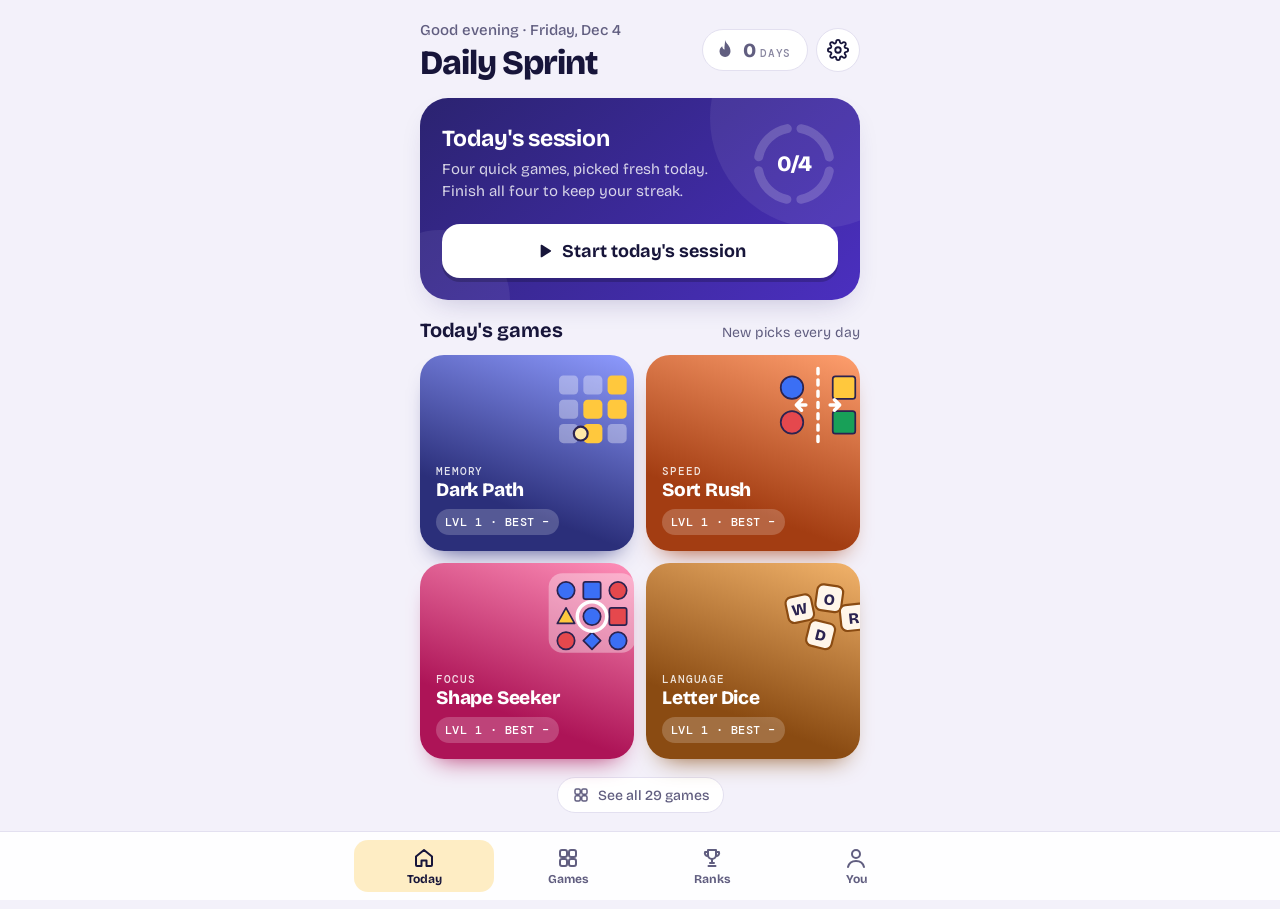
<file: index.html>
<!doctype html>
<html lang="en">
<head>
<meta charset="utf-8">
<meta name="viewport" content="width=device-width, initial-scale=1, viewport-fit=cover">
<title>Daily Sprint</title>
<meta name="theme-color" content="#F3F1FA" media="(prefers-color-scheme: light)">
<meta name="theme-color" content="#0E0D1F" media="(prefers-color-scheme: dark)">
<link rel="manifest" href="manifest.webmanifest">
<link rel="icon" href="icon.svg" type="image/svg+xml">
<link rel="apple-touch-icon" href="apple-touch-icon.png">
<meta name="apple-mobile-web-app-capable" content="yes">
<meta name="apple-mobile-web-app-title" content="Sprint">
<link rel="stylesheet" href="https://fonts.googleapis.com/css2?family=Bricolage+Grotesque:opsz,wght@12..96,500;12..96,700;12..96,800&family=DM+Mono:wght@400;500&family=Fredoka:wght@500;700&display=swap">
<link rel="stylesheet" href="css/app.css">
<style id="gameColors">/* filled in by registerGame() for games that bring their own colors */</style>
</head>
<body>
<!-- Studio opening (about 2 seconds, once per fresh start, tap to skip). Logic in js/splash.js. -->
<div id="splash" role="img" aria-label="Atelier Sacha">
  <div class="sp-logo">
    <svg class="sp-mark" viewBox="0 0 120 120" aria-hidden="true">
      <defs><linearGradient id="spGrad" x1="0" y1="0" x2="1" y2="1"><stop offset="0" stop-color="#7B5CFF"/><stop offset="1" stop-color="#4B2FC0"/></linearGradient></defs>
      <rect x="10" y="10" width="100" height="100" rx="28" fill="url(#spGrad)"/>
      <path class="sp-house" d="M27 58L60 31l33 27M37 50v38h46V50M74 42V33h8v15" fill="none" stroke="#fff" stroke-width="6.5" stroke-linecap="round" stroke-linejoin="round"/>
      <g class="sp-window"><rect x="45" y="57" width="30" height="23" rx="3" fill="#FFC83D"/><path d="M60 57v23M45 68.5h30" stroke="#5B3FD0" stroke-width="3"/></g>
      <path class="sp-spark" d="M79 11l2.6 6.4L88 20l-6.4 2.6L79 29l-2.6-6.4L70 20l6.4-2.6z" fill="#FFC83D"/>
    </svg>
    <div class="sp-word"><span class="sp-kicker">Atelier</span><span class="sp-name"><i>S</i><i>a</i><i>c</i><i>h</i><i>a</i></span></div>
  </div>
</div>
<script src="js/splash.js"></script>
<main>
  <section class="screen" id="home">
    <div class="home-top">
      <div><p class="hello" id="hello">Hello</p><h1>Daily Sprint</h1></div>
      <div class="top-actions">
        <button class="pill" id="streakPill"><span id="flameSlot"></span><span><span id="streakNum">0</span> <small>days</small></span></button>
        <button class="icon-btn" id="settingsBtn" aria-label="Settings"></button>
      </div>
    </div>
    <div class="freeze-note" id="freezeNote" hidden></div>
    <div class="hero">
      <div>
        <h2 id="sessionTitle">Today's session</h2>
        <p id="sessionNote">Four short games. Finish all four to keep your streak.</p>
      </div>
      <div class="ring" aria-hidden="true"><svg viewBox="0 0 88 88" id="ring"></svg><b><span id="ringNum">0/4</span></b></div>
      <button class="btn white" id="sessionBtn">Start today's session</button>
      <button class="btn glass" id="homeShare" hidden>Share</button>
    </div>
    <div class="sec-head"><h2>Today's games</h2><p>New picks every day</p></div>
    <ul class="cards" id="games"></ul>
    <button class="toggle more" id="moreBtn">See all games</button>
  </section>

  <section class="screen" id="brain" hidden></section>

  <section class="screen" id="settings" hidden>
    <div class="topbar"><button class="icon-btn" id="settingsBack" aria-label="Back"></button><h1>Settings</h1></div>
    <div class="set-list">
      <div class="set-row"><div><b>Sound</b><small>Beeps and chimes while playing</small></div><button class="switch" role="switch" id="setSound"></button></div>
      <div class="set-row" id="vibrateRow"><div><b>Vibration</b><small>A short buzz on mistakes and level-ups</small></div><button class="switch" role="switch" id="setVibrate"></button></div>
      <div class="set-row"><div><b>Screen shake</b><small>The board shakes a little on a mistake</small></div><button class="switch" role="switch" id="setShake"></button></div>
      <div class="set-row"><div><b>Color-blind friendly shapes</b><small>Adds the color's first letter inside shapes</small></div><button class="switch" role="switch" id="setCb"></button></div>
      <div class="set-row col"><div><b>Theme</b><small>Light, dark, or follow your phone</small></div>
        <div class="seg" id="setTheme" role="radiogroup" aria-label="Theme"><button data-v="auto">Automatic</button><button data-v="light">Light</button><button data-v="dark">Dark</button></div></div>
    </div>
    <div class="set-list">
      <button class="set-row link-row" id="setProfile"><div><b>Leaderboard profile</b><small id="setProfileNote">Nickname and country</small></div></button>
      <button class="set-row link-row" id="setIntros"><div><b>Show game instructions again</b><small>Each game explains itself next time you open it</small></div></button>
      <a class="set-row link-row" href="privacy.html"><div><b>Privacy policy</b><small>What the app stores and shares</small></div></a>
    </div>
    <div class="set-list"><button class="set-row link-row danger" id="setReset"><div><b>Reset all progress</b><small>Deletes your levels, scores, streak and calendar on this device</small></div></button></div>
    <p class="set-foot">Daily Sprint · by Atelier Sacha · all games and art are original</p>
  </section>

  <section class="screen" id="library" hidden>
    <div class="topbar"><h1>All games</h1></div>
    <p>Play any game, any time. Practice counts toward your levels and the leaderboard.</p>
    <div class="filters" id="skillFilter" role="tablist" aria-label="Skill"></div>
    <ul class="cards" id="libraryCards"></ul>
  </section>

  <section class="screen full" id="countdown" hidden>
    <div class="inner">
      <svg id="countArt" viewBox="0 0 120 120" aria-hidden="true"></svg>
      <span class="kicker" id="countName">Math Sprint</span>
      <div class="count" id="countNum">3</div>
      <p id="countHint"></p>
      <div class="intro" id="countIntro" hidden>
        <p class="intro-note">Levels adapt to you: answer well to climb, a mistake takes you down a step. Your best level earns Bronze, Silver, Gold and Diamond ranks.</p>
        <button class="btn white" id="countGo">Got it, start!</button>
        <button class="link" id="countBack">Not now</button>
      </div>
    </div>
  </section>

  <section class="screen g-math" id="math" hidden>
    <div class="hud">
      <div class="hud-row"><button class="x quit" aria-label="Quit"></button><span class="hud-name">Math Sprint</span><span class="hud-time" id="time">60</span></div>
      <div class="bar"><i id="barFill"></i></div>
      <div class="chips"><span class="chip">Score <b id="score">0</b></span><span class="chip">Level <b id="level">1</b></span><span class="chip" id="streak"></span></div>
    </div>
    <div class="board" id="mathBoard">
      <div class="q" id="q">7 + 5</div>
      <div class="a" id="a" aria-live="polite"></div>
    </div>
    <div class="pad" id="pad">
      <button data-k="1">1</button><button data-k="2">2</button><button data-k="3">3</button>
      <button data-k="4">4</button><button data-k="5">5</button><button data-k="6">6</button>
      <button data-k="7">7</button><button data-k="8">8</button><button data-k="9">9</button>
      <button data-k="back" aria-label="Delete">&#9003;</button><button data-k="0">0</button><button data-k="enter" class="go">Enter</button>
    </div>
  </section>

  <section class="screen g-memory" id="memory" hidden>
    <div class="hud">
      <div class="hud-row"><button class="x quit" aria-label="Quit"></button><span class="hud-name">Memory Grid</span><span class="hud-time" id="mScore">0</span></div>
      <div class="chips"><span class="chip">Sequence <b id="mLen">3</b></span><span class="chip hearts" id="mLives" aria-label="3 lives"></span></div>
    </div>
    <div class="status-wrap" id="mStatusWrap"><div class="status" id="mStatus" aria-live="polite">Watch</div></div>
    <div class="tiles" id="tiles"></div>
  </section>

  <section class="screen g-words" id="words" hidden>
    <div class="hud">
      <div class="hud-row"><button class="x quit" aria-label="Quit"></button><span class="hud-name">Word Match</span><span class="hud-time" id="wTime">60</span></div>
      <div class="bar"><i id="wBar"></i></div>
      <div class="chips"><span class="chip">Score <b id="wScore">0</b></span><span class="chip">Level <b id="wLevel">1</b></span><span class="chip" id="wStreak"></span></div>
    </div>
    <div class="board" id="wBoard">
      <span class="prompt">Which word means the same as</span>
      <div class="q word" id="wWord">quick</div>
    </div>
    <div class="opts" id="opts"></div>
  </section>

  <section class="screen g-spot" id="spot" hidden>
    <div class="hud">
      <div class="hud-row"><button class="x quit" aria-label="Quit"></button><span class="hud-name">Spot the Error</span><span class="hud-time" id="sTime">60</span></div>
      <div class="bar"><i id="sBar"></i></div>
      <div class="chips"><span class="chip">Score <b id="sScore">0</b></span><span class="chip">Level <b id="sLevel">1</b></span><span class="chip" id="sStreak"></span></div>
    </div>
    <div class="board" id="sBoard">
      <span class="prompt">Tap the word with the mistake</span>
      <div class="sentence" id="sSentence"></div>
      <button class="word-btn none-btn" id="sNone" hidden>No mistake</button>
      <div class="fix" id="sFix" aria-live="polite"></div>
    </div>
  </section>

  <section class="screen g-colors" id="colors" hidden>
    <div class="hud">
      <div class="hud-row"><button class="x quit" aria-label="Quit"></button><span class="hud-name">Color Clash</span><span class="hud-time" id="cTime">60</span></div>
      <div class="bar"><i id="cBar"></i></div>
      <div class="chips"><span class="chip">Score <b id="cScore">0</b></span><span class="chip">Level <b id="cLevel">1</b></span><span class="chip" id="cStreak"></span></div>
    </div>
    <div class="board" id="cBoard">
      <span class="prompt" id="cAsk">Does the word match its ink color?</span>
      <div class="q word stroop" id="cWord">Red</div>
    </div>
    <div class="yn" id="cButtons">
      <button class="opt" data-a="0" aria-label="No (left arrow)"></button>
      <button class="opt" data-a="1" aria-label="Yes (right arrow)"></button>
    </div>
  </section>

  <section class="screen g-hunt" id="hunt" hidden>
    <div class="hud">
      <div class="hud-row"><button class="x quit" aria-label="Quit"></button><span class="hud-name">Number Hunt</span><span class="hud-time" id="hTime">60</span></div>
      <div class="bar"><i id="hBar"></i></div>
      <div class="chips"><span class="chip">Score <b id="hScore">0</b></span><span class="chip">Level <b id="hLevel">1</b></span><span class="chip hot">Find <b id="hNext">1</b></span></div>
    </div>
    <div class="hunt-wrap" id="hWrap"><div class="tiles" id="hGrid"></div></div>
  </section>

  <section class="screen g-pattern" id="pattern" hidden>
    <div class="hud">
      <div class="hud-row"><button class="x quit" aria-label="Quit"></button><span class="hud-name">Next in Line</span><span class="hud-time" id="pTime">60</span></div>
      <div class="bar"><i id="pBar"></i></div>
      <div class="chips"><span class="chip">Score <b id="pScore">0</b></span><span class="chip">Level <b id="pLevel">1</b></span><span class="chip" id="pStreak"></span></div>
    </div>
    <div class="board" id="pBoard">
      <span class="prompt">What comes next?</span>
      <div class="q seq" id="pSeq"></div>
    </div>
    <div class="opts" id="pOpts"></div>
  </section>
  <section class="screen g-anagram" id="anagram" hidden>
    <div class="hud">
      <div class="hud-row"><button class="x quit" aria-label="Quit"></button><span class="hud-name">Unscramble</span><span class="hud-time" id="aTime">60</span></div>
      <div class="bar"><i id="aBar"></i></div>
      <div class="chips"><span class="chip">Score <b id="aScore">0</b></span><span class="chip">Level <b id="aLevel">1</b></span><span class="chip" id="aStreak"></span></div>
    </div>
    <div class="board" id="aBoard">
      <span class="prompt">Unscramble the word</span>
      <div class="slots" id="aSlots"></div>
    </div>
    <div class="letters" id="aLetters"></div>
    <div class="duo"><button class="opt" id="aUndo">Undo</button><button class="opt" id="aSkip">Skip</button></div>
  </section>


  <section class="screen full" id="end" hidden>
    <div class="inner">
      <span class="kicker" id="endLabel">Time's up</span>
      <div class="stars" id="stars" aria-hidden="true"></div>
      <div class="big" id="finalScore">0</div>
      <p id="endNote">points</p>
      <span class="badge session" id="endSession" hidden></span>
      <span class="badge" id="endBadge" hidden>New best!</span>
      <span class="badge record" id="endRecord" hidden></span>
      <div class="end-badges" id="endBadges"></div>
      <div class="end-stats" id="endStats"></div>
      <div class="end-btns">
        <button class="btn" id="endShare" hidden>Share</button>
        <button class="btn white" id="nextBtn">Back to home</button>
        <button class="btn glass" id="againBtn">Play again</button>
        <button class="link" id="homeBtn" hidden>Back to home</button>
        <button class="link" id="endBoard">See leaderboard</button>
      </div>
    </div>
  </section>

  <section class="screen" id="calendar" hidden>
    <div class="topbar">
      <button class="icon-btn" id="calBack" aria-label="Back"></button>
      <h1>Your activity</h1>
    </div>
    <div class="cal-stats" id="calStats"></div>
    <div class="cal-card">
      <div class="cal-head">
        <button class="icon-btn" id="calPrev" aria-label="Previous month"></button>
        <h2 id="calMonth">Month</h2>
        <button class="icon-btn" id="calNext" aria-label="Next month"></button>
      </div>
      <div class="cal-grid" id="calGrid" role="grid"></div>
      <div class="cal-legend">
        <span><i class="cal-dot"></i>No games</span>
        <span><i class="cal-dot played"></i>Played</span>
        <span><i class="cal-dot complete"></i>Full session</span>
      </div>
    </div>
    <p class="cal-month-note" id="calNote"></p>
  </section>

  <section class="screen" id="board" hidden>
    <div class="topbar">
      <button class="icon-btn" id="boardBack" aria-label="Back"></button>
      <h1>Leaderboard</h1>
      <button class="toggle" id="meBtn" aria-label="Edit your profile"></button>
    </div>
    <div class="tabs" id="boardTabs" role="tablist" aria-label="Category"></div>
    <select class="select" id="gameFilter" aria-label="Game" hidden></select>
    <select class="select" id="countryFilter" aria-label="Filter by country"></select>
    <div class="note" id="boardNote" hidden></div>
    <ol class="rows" id="boardRows" aria-live="polite"></ol>
  </section>

  <section class="screen" id="profile" hidden>
    <div class="topbar">
      <button class="icon-btn" id="profileBack" aria-label="Back"></button>
      <h1>Your profile</h1>
    </div>
    <p>Your nickname and country appear on the leaderboard. Nothing else about you is shared.</p>
    <label class="field"><span>Nickname</span><input class="input" id="nameInput" maxlength="20" autocomplete="nickname" placeholder="e.g. QuickFox"></label>
    <label class="field"><span>Country</span><select class="select" id="countryInput"></select></label>
    <p class="err" id="profileErr" hidden></p>
    <button class="btn" id="profileSave">Save</button>
    <div class="split">
      <a class="link" href="privacy.html">Privacy policy</a>
      <button class="link danger" id="deleteData" hidden>Delete my leaderboard data</button>
    </div>
  </section>
</main>
<nav class="nav" id="nav" aria-label="Main menu">
  <button data-nav="home">Today</button>
  <button data-nav="library">Games</button>
  <button data-nav="board">Ranks</button>
  <button data-nav="brain">You</button>
</nav>
<canvas id="fx" aria-hidden="true"></canvas>

<script src="js/core.js"></script>
<script src="js/pictures.js"></script>
<script src="js/three3d.js"></script>
<script src="js/games/math.js"></script>
<script src="js/games/memory.js"></script>
<script src="js/games/words.js"></script>
<script src="js/games/spot.js"></script>
<script src="js/games/colors.js"></script>
<script src="js/games/hunt.js"></script>
<script src="js/games/pattern.js"></script>
<script src="js/games/anagram.js"></script>
<script src="js/games/dice.js"></script>
<script src="js/games/defense.js"></script>
<script src="js/games/pairs.js"></script>
<script src="js/games/newpic.js"></script>
<script src="js/games/darkpath.js"></script>
<script src="js/games/fishing.js"></script>
<script src="js/games/rails.js"></script>
<script src="js/games/cups.js"></script>
<script src="js/games/balance.js"></script>
<script src="js/games/target.js"></script>
<script src="js/games/greater.js"></script>
<script src="js/games/towers.js"></script>
<script src="js/games/recall.js"></script>
<script src="js/games/arrows.js"></script>
<script src="js/games/seeker.js"></script>
<script src="js/games/bubbles.js"></script>
<script src="js/games/hop.js"></script>
<script src="js/games/spin.js"></script>
<script src="js/games/sort.js"></script>
<script src="js/games/matrix.js"></script>
<script src="js/games/path.js"></script>
<script src="js/leaderboard.js"></script>
<script src="js/calendar.js"></script>
<script src="js/settings.js"></script>
<script src="js/badges.js"></script>
<script src="js/share.js"></script>
<script src="js/brain.js"></script>
<script src="js/main.js"></script>
</body>
</html>
</file>
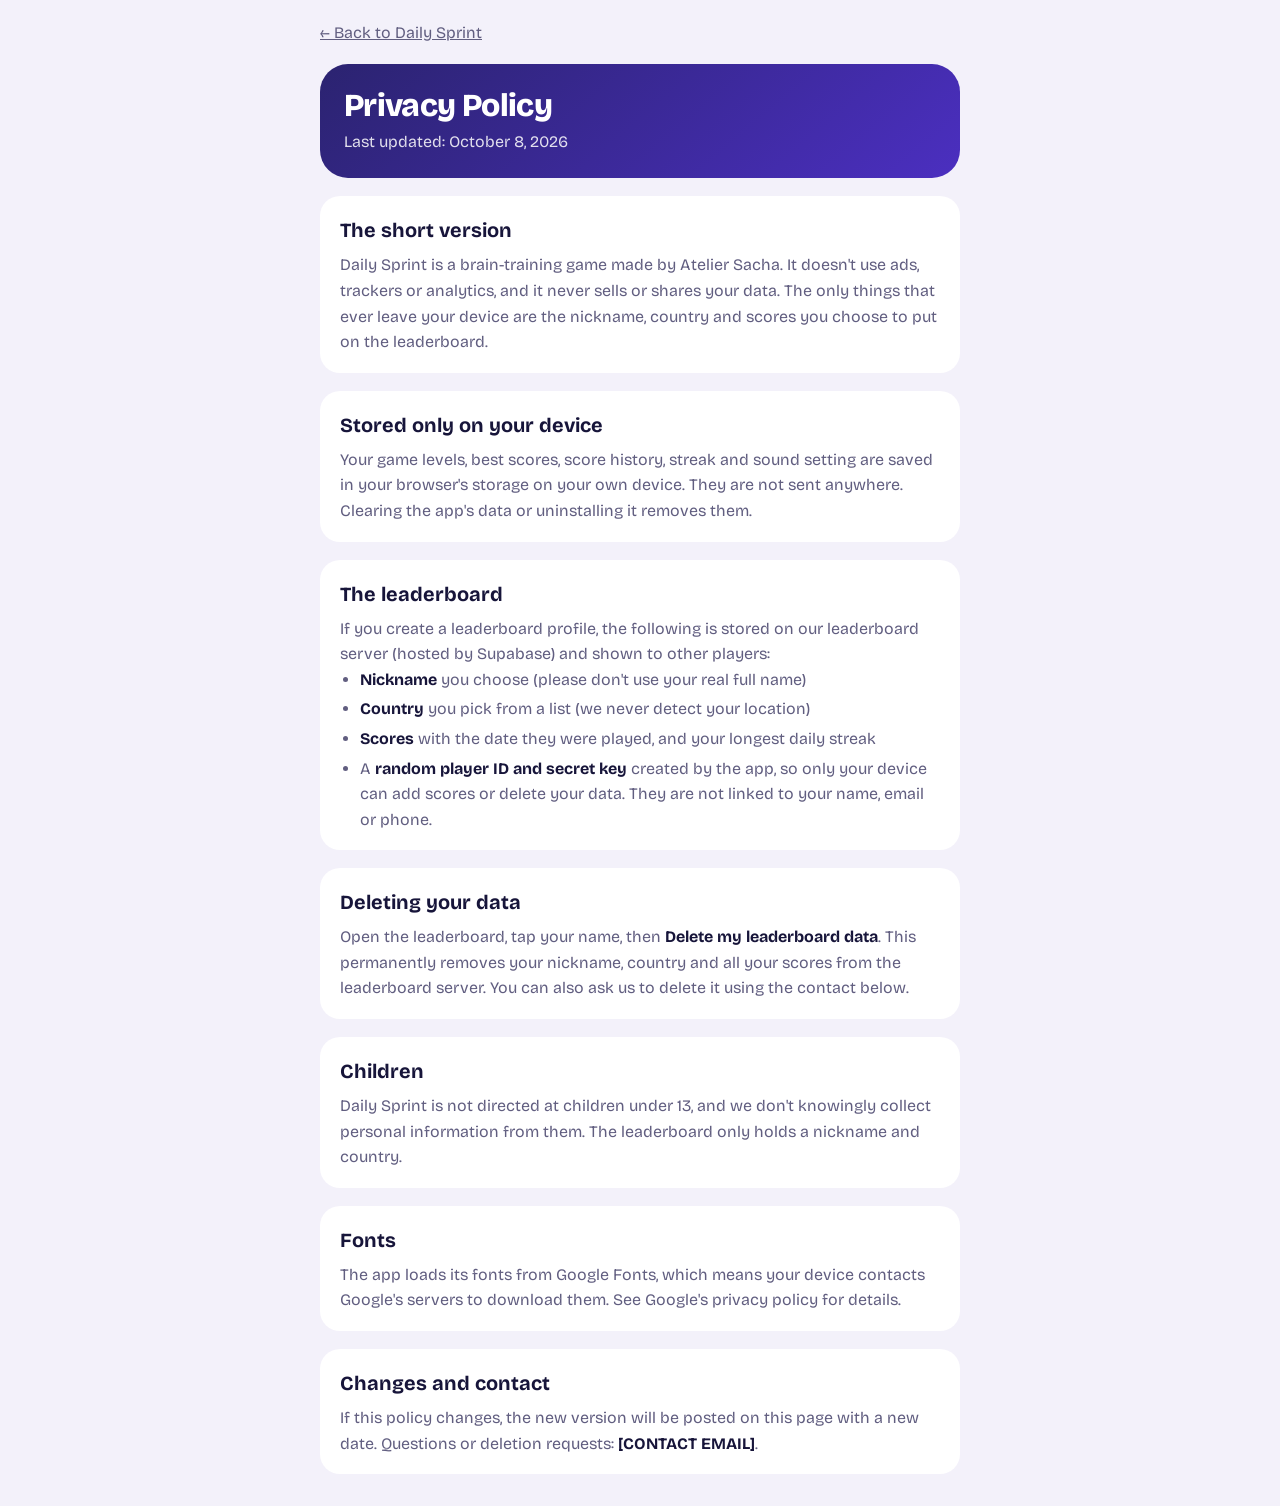
<file: privacy.html>
<!doctype html>
<html lang="en">
<head>
<meta charset="utf-8">
<meta name="viewport" content="width=device-width, initial-scale=1, viewport-fit=cover">
<title>Privacy Policy · Daily Sprint</title>
<link rel="icon" href="icon.svg" type="image/svg+xml">
<link rel="stylesheet" href="https://fonts.googleapis.com/css2?family=Bricolage+Grotesque:opsz,wght@12..96,500;12..96,700;12..96,800&display=swap">
<style>
:root{--bg:#F3F1FA;--surface:#FFFFFF;--ink:#17153A;--muted:#615E80;--line:#E3E0F0;--hero:linear-gradient(140deg,#2B2370 0%,#4B2FC0 100%)}
@media (prefers-color-scheme: dark){:root:not([data-theme="light"]){--bg:#0E0D1F;--surface:#1A1934;--ink:#F1EFFF;--muted:#A6A3C7;--line:#2C2A4A;color-scheme:dark}}
:root[data-theme="dark"]{--bg:#0E0D1F;--surface:#1A1934;--ink:#F1EFFF;--muted:#A6A3C7;--line:#2C2A4A;color-scheme:dark}
*{box-sizing:border-box}
body{margin:0;background:var(--bg);color:var(--ink);font:16px/1.6 "Bricolage Grotesque",system-ui,sans-serif;
  padding:max(20px, env(safe-area-inset-top)) max(16px, env(safe-area-inset-right)) max(32px, env(safe-area-inset-bottom)) max(16px, env(safe-area-inset-left))}
main{max-width:640px;margin:0 auto;display:flex;flex-direction:column;gap:18px}
header{background:var(--hero);color:#fff;border-radius:28px;padding:24px}
header p{margin:6px 0 0;opacity:.85}
h1{margin:0;font-size:32px;line-height:1.1;font-weight:800;letter-spacing:-.02em}
h2{margin:0 0 6px;font-size:20px;font-weight:700}
section{background:var(--surface);border-radius:20px;padding:18px 20px}
section p,section ul{margin:0;color:var(--muted)}
section ul{padding-left:20px}
li+li{margin-top:4px}
b{color:var(--ink)}
a{color:inherit}
.back{align-self:flex-start;color:var(--muted)}
</style>
</head>
<body>
<main>
  <a class="back" href="index.html">← Back to Daily Sprint</a>
  <header>
    <h1>Privacy Policy</h1>
    <p>Last updated: October 8, 2026</p>
  </header>

  <section>
    <h2>The short version</h2>
    <p>Daily Sprint is a brain-training game made by Atelier Sacha. It doesn't use ads, trackers or analytics, and it never sells or shares your data. The only things that ever leave your device are the nickname, country and scores you choose to put on the leaderboard.</p>
  </section>

  <section>
    <h2>Stored only on your device</h2>
    <p>Your game levels, best scores, score history, streak and sound setting are saved in your browser's storage on your own device. They are not sent anywhere. Clearing the app's data or uninstalling it removes them.</p>
  </section>

  <section>
    <h2>The leaderboard</h2>
    <p>If you create a leaderboard profile, the following is stored on our leaderboard server (hosted by Supabase) and shown to other players:</p>
    <ul>
      <li><b>Nickname</b> you choose (please don't use your real full name)</li>
      <li><b>Country</b> you pick from a list (we never detect your location)</li>
      <li><b>Scores</b> with the date they were played, and your longest daily streak</li>
      <li>A <b>random player ID and secret key</b> created by the app, so only your device can add scores or delete your data. They are not linked to your name, email or phone.</li>
    </ul>
  </section>

  <section>
    <h2>Deleting your data</h2>
    <p>Open the leaderboard, tap your name, then <b>Delete my leaderboard data</b>. This permanently removes your nickname, country and all your scores from the leaderboard server. You can also ask us to delete it using the contact below.</p>
  </section>

  <section>
    <h2>Children</h2>
    <p>Daily Sprint is not directed at children under 13, and we don't knowingly collect personal information from them. The leaderboard only holds a nickname and country.</p>
  </section>

  <section>
    <h2>Fonts</h2>
    <p>The app loads its fonts from Google Fonts, which means your device contacts Google's servers to download them. See Google's privacy policy for details.</p>
  </section>

  <section>
    <h2>Changes and contact</h2>
    <p>If this policy changes, the new version will be posted on this page with a new date. Questions or deletion requests: <b>[CONTACT EMAIL]</b>.</p>
  </section>
</main>
</body>
</html>
</file>
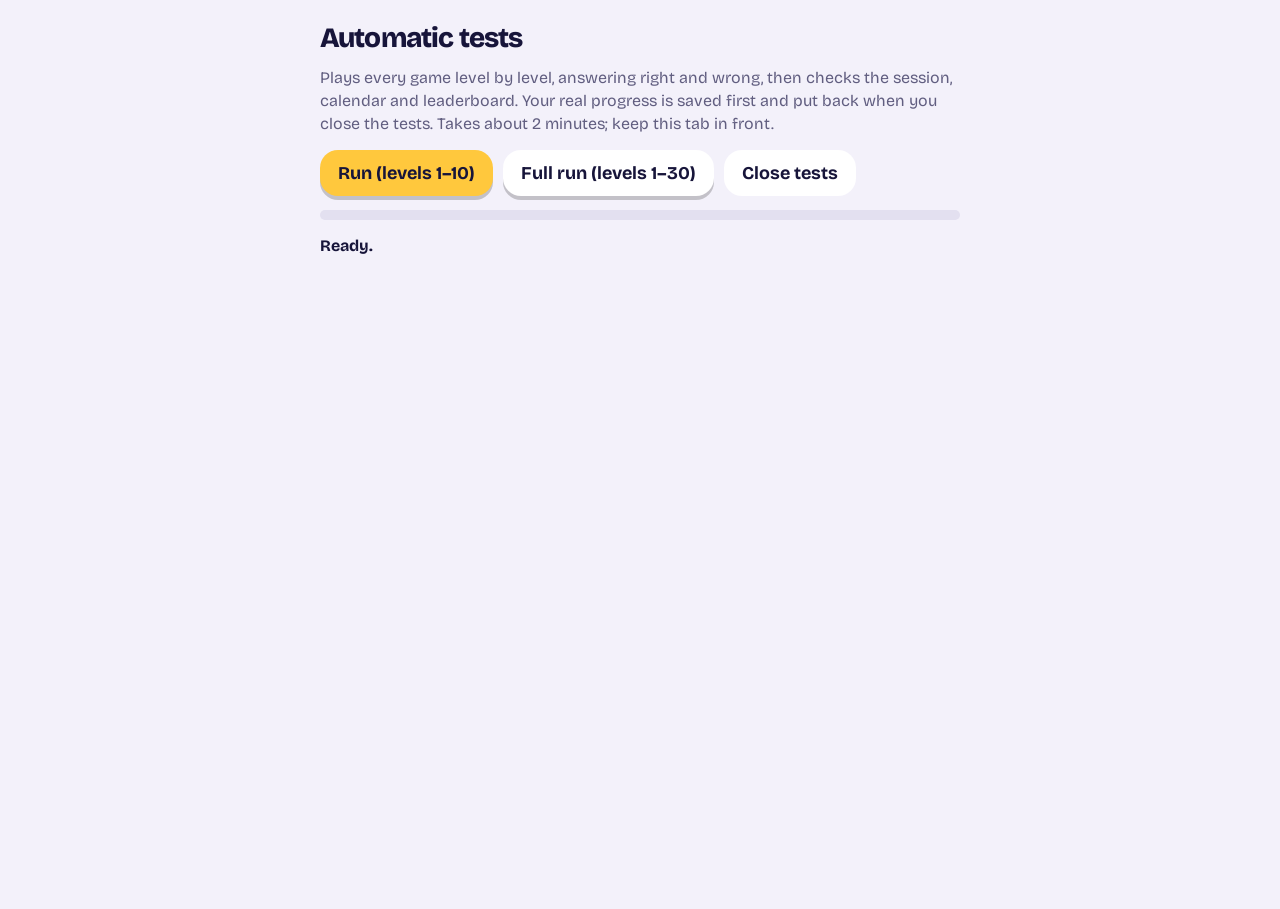
<file: test.html>
<!doctype html>
<html lang="en">
<head>
<meta charset="utf-8">
<title>Daily Sprint · Tests</title>
<!-- Opens the app in test mode. The tests live in js/tests.js. -->
<meta http-equiv="refresh" content="0; url=index.html?test">
</head>
<body>
<p>Opening the automatic tests… <a href="index.html?test">Click here if nothing happens.</a></p>
<script>location.replace('index.html?test');</script>
</body>
</html>
</file>
<file: css/app.css>
html{-webkit-text-size-adjust:100%}
body{margin:0}
[hidden]{display:none!important}
/* Style: bold and colorful. Each game owns a vivid gradient; the page around it stays soft so the color pops. */
:root{
  --bg:#F3F1FA; --surface:#FFFFFF; --ink:#17153A; --muted:#615E80; --line:#E3E0F0;
  --shadow:0 12px 30px -14px rgba(40,30,110,.28);
  --accent:#FFC83D; --on-accent:#17153A; --good:#0F7D55; --bad:#D93A3A; --on-mark:#FFFFFF;
  --hero:linear-gradient(140deg,#2B2370 0%,#4B2FC0 100%);
  --display:"Bricolage Grotesque",system-ui,sans-serif;
  --mono:"DM Mono",ui-monospace,Menlo,monospace;
}
@media (prefers-color-scheme: dark){
  :root:not([data-theme="light"]){
    --bg:#0E0D1F; --surface:#1A1934; --ink:#F1EFFF; --muted:#A6A3C7; --line:#2C2A4A;
    --shadow:0 12px 30px -14px rgba(0,0,0,.7);
    --good:#3FD08F; --bad:#FF6B6B; --on-mark:#0E0D1F; --hero:linear-gradient(140deg,#231C5C 0%,#3D25A0 100%); color-scheme:dark;
  }
}
:root[data-theme="dark"]{
  --bg:#0E0D1F; --surface:#1A1934; --ink:#F1EFFF; --muted:#A6A3C7; --line:#2C2A4A;
  --shadow:0 12px 30px -14px rgba(0,0,0,.7);
  --good:#3FD08F; --bad:#FF6B6B; --on-mark:#0E0D1F; --hero:linear-gradient(140deg,#231C5C 0%,#3D25A0 100%); color-scheme:dark;
}
/* Game colors: --l is the light end, --d the dark end. White text always sits on the dark end (contrast 4.5:1 or more). */
.g-math{--l:#5B82FF;--d:#2846C8}
.g-memory{--l:#A57BFF;--d:#5E2FD6}
.g-words{--l:#1FC9B6;--d:#087A73}
.g-spot{--l:#FF9A55;--d:#C83A18}
.g-colors{--l:#FF7EB3;--d:#C2185B}
.g-hunt{--l:#FFC447;--d:#A65504}
.g-pattern{--l:#86DE5E;--d:#2E7D32}
.g-anagram{--l:#56C8FA;--d:#0B63A8}
.g-math,.g-memory,.g-words,.g-spot,.g-colors,.g-hunt,.g-pattern,.g-anagram{--grad:linear-gradient(200deg,var(--l) 0%,var(--d) 72%)}

*{box-sizing:border-box}
body{background:var(--bg);color:var(--ink);font-family:var(--display);font-size:16px;line-height:1.45;
  /* env(...) keeps content clear of a phone's notch and home bar. */
  padding:max(20px, env(safe-area-inset-top)) max(16px, env(safe-area-inset-right)) max(24px, env(safe-area-inset-bottom)) max(16px, env(safe-area-inset-left))}
main{max-width:440px;margin:0 auto}
h1{font-size:34px;line-height:1;font-weight:800;margin:0;letter-spacing:-.03em}
h2{font-size:20px;font-weight:700;margin:0;line-height:1.2;letter-spacing:-.01em}
h3{margin:0}
p{margin:0;color:var(--muted)}
svg{display:block}
.num{font-family:var(--mono);font-variant-numeric:tabular-nums}
.screen{display:flex;flex-direction:column;gap:18px}
button{font:inherit;color:inherit}
button:focus-visible{outline:3px solid var(--accent);outline-offset:3px}

/* Buttons: chunky, with a solid "lip" underneath that squashes when pressed. */
.btn{font:700 18px var(--display);background:var(--accent);color:var(--on-accent);border:0;border-radius:18px;padding:16px;cursor:pointer;width:100%;
  display:flex;align-items:center;justify-content:center;gap:8px;box-shadow:0 4px 0 rgba(0,0,0,.2);touch-action:manipulation}
.btn svg{width:20px;height:20px}
.btn:active{transform:translateY(3px);box-shadow:0 1px 0 rgba(0,0,0,.2)}
.btn.white{background:#fff;color:#17153A}
.btn.glass{background:rgba(255,255,255,.18);color:#fff;box-shadow:none}
.link{background:none;border:0;color:inherit;opacity:.8;font:500 13px var(--mono);letter-spacing:.06em;text-transform:uppercase;cursor:pointer;padding:8px;text-decoration:underline;text-underline-offset:3px}

/* Home */
.home-top{display:flex;justify-content:space-between;align-items:center;gap:12px}
.hello{font-size:15px;font-weight:500;color:var(--muted);margin-bottom:4px}
.pill{flex:none;display:inline-flex;align-items:center;gap:6px;background:var(--accent);color:var(--on-accent);font:800 20px var(--display);padding:8px 16px 8px 10px;border-radius:999px;box-shadow:0 8px 18px -8px rgba(230,150,0,.8)}
.pill svg{width:24px;height:24px}
.pill small{font:500 11px var(--mono);letter-spacing:.06em;text-transform:uppercase;opacity:.75}
.pill.cold{background:var(--surface);color:var(--muted);box-shadow:none;border:1px solid var(--line)}
.hero{position:relative;overflow:hidden;isolation:isolate;background:var(--hero);color:#fff;border-radius:28px;padding:22px;display:grid;grid-template-columns:1fr auto;gap:16px 14px;align-items:center;box-shadow:var(--shadow)}
.hero::before,.hero::after{content:"";position:absolute;z-index:-1;border-radius:50%;background:rgba(255,255,255,.07)}
.hero::before{width:220px;height:220px;right:-70px;top:-90px}
.hero::after{width:140px;height:140px;left:-50px;bottom:-70px}
.hero h2{font-size:23px}
.hero p{color:rgba(255,255,255,.8);font-size:15px;margin-top:6px}
.hero .btn{grid-column:1/-1}
.ring{position:relative;width:88px;height:88px}
.ring b{position:absolute;inset:0;display:grid;place-items:center;font:800 22px var(--display)}
.ring b small{display:block;font:500 10px var(--mono);letter-spacing:.06em;text-transform:uppercase;opacity:.8;text-align:center;margin-top:-4px}
.ring circle{fill:none;stroke-width:9;stroke-linecap:round;stroke:rgba(255,255,255,.18)}
.ring circle.on{stroke:var(--l)}
.sec-head{display:flex;justify-content:space-between;align-items:baseline;gap:12px;margin-bottom:-6px}
.sec-head p{font-size:14px}
.cards{display:grid;grid-template-columns:repeat(2,minmax(0,1fr));gap:12px;list-style:none;margin:0;padding:0}
.card{position:relative;overflow:hidden;width:100%;min-height:196px;border:0;border-radius:24px;padding:16px;cursor:pointer;text-align:left;color:#fff;
  background:var(--grad);display:flex;flex-direction:column;justify-content:flex-end;align-items:flex-start;gap:8px;box-shadow:0 14px 26px -16px var(--d)}
.card .art{position:absolute;top:-2px;right:-10px;width:104px;height:104px;color:var(--d)}
.card-meta{display:flex;align-items:flex-end;justify-content:space-between;gap:6px;width:100%;position:relative}
.card-meta .chip{min-width:0;overflow:hidden;text-overflow:ellipsis}
.card .skill{font:500 11px var(--mono);letter-spacing:.08em;text-transform:uppercase;opacity:.85;position:relative;margin-bottom:-6px}
.card h3{font-size:19px;line-height:1.1;font-weight:800;letter-spacing:-.01em;position:relative}
.card .done{position:absolute;top:12px;left:12px;width:28px;height:28px;border-radius:50%;background:#fff;color:var(--d);display:grid;place-items:center;box-shadow:0 4px 10px -4px rgba(0,0,0,.4)}
.card .done svg{width:16px;height:16px}
.chip{display:inline-flex;align-items:center;gap:5px;background:rgba(255,255,255,.2);color:#fff;font:500 12px var(--mono);letter-spacing:.04em;text-transform:uppercase;padding:5px 9px;border-radius:999px;white-space:nowrap}
.chip b{font-weight:500}
.chip svg{width:14px;height:14px}
.chip.hot{background:var(--accent);color:var(--on-accent)}
.spark{flex:none;display:flex;align-items:flex-end;gap:2px;height:16px}
.spark i{width:5px;background:rgba(255,255,255,.4);border-radius:2px}
.spark i:last-child{background:#fff}
.foot{display:flex;justify-content:center}
.toggle{display:inline-flex;align-items:center;gap:8px;background:var(--surface);border:1px solid var(--line);color:var(--muted);border-radius:999px;padding:8px 14px;font:500 14px var(--display);cursor:pointer}
.toggle svg{width:18px;height:18px}

/* Full-screen colored screens (countdown and results) */
.full{position:fixed;inset:0;z-index:10;overflow-y:auto;background:var(--grad);color:#fff;
  padding:max(24px, env(safe-area-inset-top)) max(16px, env(safe-area-inset-right)) max(24px, env(safe-area-inset-bottom)) max(16px, env(safe-area-inset-left))}
.full .inner{width:100%;max-width:440px;min-height:100%;margin:0 auto;display:flex;flex-direction:column;align-items:center;justify-content:center;gap:16px;text-align:center}
.full p{color:rgba(255,255,255,.85)}
#countArt{width:150px;height:150px;color:var(--d)}
.count{font:800 150px/1 var(--display);text-shadow:0 10px 30px rgba(0,0,0,.25)}
.kicker{font:500 13px var(--mono);letter-spacing:.1em;text-transform:uppercase;opacity:.9}
.badge{background:var(--accent);color:var(--on-accent);font:800 15px var(--display);padding:6px 14px;border-radius:999px;box-shadow:0 8px 18px -8px rgba(0,0,0,.4)}
.stars{display:flex;gap:10px;align-items:flex-end}
.stars svg{width:46px;height:46px;fill:rgba(255,255,255,.28)}
.stars svg:nth-child(2){width:58px;height:58px}
.stars svg.on{fill:var(--accent);filter:drop-shadow(0 4px 10px rgba(0,0,0,.25))}
.big{font:800 88px/1 var(--display);letter-spacing:-.03em;font-variant-numeric:tabular-nums}
.end-stats{display:grid;grid-template-columns:repeat(3,1fr);gap:10px;width:100%}
.end-stats div{background:rgba(255,255,255,.16);border-radius:18px;padding:12px 8px;display:flex;flex-direction:column;gap:2px}
.end-stats span{font:500 11px var(--mono);letter-spacing:.06em;text-transform:uppercase;opacity:.85}
.end-stats b{font:800 22px var(--display)}
.end-btns{display:flex;flex-direction:column;gap:10px;width:100%;margin-top:6px}

/* In-game header: the game's gradient, with quit, name, timer and chips. */
.hud{position:relative;background:var(--grad);color:#fff;border-radius:24px;padding:12px 14px 14px;display:flex;flex-direction:column;gap:12px;box-shadow:0 14px 28px -16px var(--d)}
.hud-row{display:flex;align-items:center;gap:12px}
.x{flex:none;width:42px;height:42px;border-radius:50%;border:0;background:rgba(255,255,255,.2);color:#fff;display:grid;place-items:center;cursor:pointer}
.x svg{width:18px;height:18px}
.hud-name{flex:1;font-weight:800;font-size:18px;letter-spacing:-.01em}
.hud-time{font:500 24px var(--mono);min-width:2.2ch;text-align:right}
.hud .bar{height:10px;background:rgba(255,255,255,.25);border-radius:5px;overflow:hidden}
.hud .bar i{display:block;height:100%;width:100%;background:#fff;border-radius:5px;transform-origin:left}
.hud .bar.low i{background:var(--accent)}
.chips{display:flex;gap:8px;flex-wrap:wrap}
.board{position:relative;background:var(--surface);border-radius:24px;padding:26px 16px;text-align:center;display:flex;flex-direction:column;gap:12px;box-shadow:var(--shadow);transition:box-shadow .15s}
.board.ok{box-shadow:0 0 0 3px var(--good),var(--shadow)}
.board.no{box-shadow:0 0 0 3px var(--bad),var(--shadow)}
.prompt{font:500 12px var(--mono);letter-spacing:.08em;text-transform:uppercase;color:var(--muted)}
.q{font:500 46px/1.1 var(--mono)}
.a{font:500 34px/46px var(--mono);min-height:48px;border-bottom:3px solid var(--line);width:170px;margin:0 auto;border-radius:2px}
.board.ok .a{color:var(--good);border-color:var(--good)}
.board.no .a{color:var(--bad);border-color:var(--bad)}
.q.word{font:800 40px/1.1 var(--display);letter-spacing:-.02em;overflow-wrap:anywhere}
.fix{font:500 15px var(--display);color:var(--muted);min-height:22px}
.float{position:absolute;left:50%;top:18px;transform:translateX(-50%);font:800 24px var(--display);color:var(--good);pointer-events:none;white-space:nowrap}
.float.lvl{top:auto;bottom:10px;font-size:16px;background:var(--accent);color:var(--on-accent);padding:4px 12px;border-radius:999px}
.pad{display:grid;grid-template-columns:repeat(3,1fr);gap:10px}
.pad button{font:500 26px var(--mono);background:var(--surface);border:0;border-radius:16px;padding:13px 0;cursor:pointer;touch-action:manipulation;box-shadow:0 4px 0 var(--line)}
.pad button:active{transform:translateY(3px);box-shadow:0 1px 0 var(--line)}
.pad .go{background:var(--grad);color:#fff;font:800 17px var(--display);box-shadow:0 4px 0 var(--d)}
.pad .go:active{box-shadow:0 1px 0 var(--d)}
.opts{display:grid;grid-template-columns:1fr 1fr;gap:10px}
.opt{font:700 18px var(--display);background:var(--surface);border:0;border-radius:18px;padding:18px 10px;cursor:pointer;touch-action:manipulation;box-shadow:0 4px 0 var(--line);overflow-wrap:anywhere}
.opt:active{transform:translateY(3px);box-shadow:0 1px 0 var(--line)}
.opt.ok{background:var(--good);color:var(--on-mark);box-shadow:0 4px 0 rgba(0,0,0,.2)}
.opt.no{background:var(--bad);color:var(--on-mark);box-shadow:0 4px 0 rgba(0,0,0,.2)}
.status-wrap{position:relative;display:flex;justify-content:center}
.status{font:800 22px var(--display);background:var(--surface);border-radius:999px;padding:8px 22px;box-shadow:var(--shadow)}
.status.go{background:var(--grad);color:#fff}
.tiles{display:grid;gap:10px;grid-template-columns:repeat(var(--n,3),1fr)}
.tile{aspect-ratio:1;background:var(--surface);border:0;border-radius:18px;cursor:pointer;touch-action:manipulation;padding:0;box-shadow:0 4px 0 var(--line)}
.tile.lit{background:var(--grad);box-shadow:0 0 0 3px var(--l),0 0 26px var(--l)}
.tile.ok{background:var(--good);box-shadow:0 0 18px var(--good)}
.tile.no{background:var(--bad);box-shadow:0 0 18px var(--bad)}
.hearts{display:flex;gap:4px}
.hearts svg{width:18px;height:18px;fill:#fff}
.hearts svg.off{fill:rgba(255,255,255,.3)}
.sentence{display:flex;flex-wrap:wrap;justify-content:center;gap:8px;padding:6px 0}
.word-btn{font:700 21px var(--display);background:var(--bg);border:0;border-radius:12px;padding:7px 11px;min-height:44px;cursor:pointer;touch-action:manipulation;box-shadow:0 3px 0 var(--line)}
.word-btn:active{transform:translateY(2px);box-shadow:0 1px 0 var(--line)}
.word-btn.ok{background:var(--good);color:var(--on-mark);box-shadow:none}
.word-btn.no{background:var(--bad);color:var(--on-mark);box-shadow:none}
.word-btn s{opacity:.7;margin-right:6px}
.none-btn{align-self:center;font-size:16px;padding:7px 16px;border:2px dashed var(--line);box-shadow:none}
#fx{position:fixed;inset:0;width:100%;height:100%;pointer-events:none;z-index:20}
/* Game feel: sparks, the streak banner and bigger points on a hot streak (see juiceRight in core.js) */
#juice{position:fixed;inset:0;pointer-events:none;z-index:19;overflow:hidden}
#juice i{position:absolute;width:8px;height:8px;border-radius:50%;transform:translate(-50%,-50%)}
.float.hot{font-size:32px}
.float.combo{top:auto;bottom:-16px;z-index:2;font-size:17px;background:var(--ink);color:var(--bg);padding:6px 14px;border-radius:999px}

/* New games */
.stroop{font-size:52px;letter-spacing:.02em;text-transform:uppercase;transition:background .15s}
.yn{display:grid;grid-template-columns:1fr 1fr;gap:10px}
.yn .opt{font-size:22px;padding:22px 10px;display:flex;align-items:center;justify-content:center;gap:8px}
.yn .opt svg{width:22px;height:22px}
.hunt-wrap{position:relative}
.num-tile{font:800 24px var(--display);color:var(--ink)}
.tiles.n5 .num-tile{font-size:20px;border-radius:14px}
.tiles.n6{gap:6px}
.tiles.n6 .num-tile{font-size:17px;border-radius:10px}
.num-tile.found{background:var(--grad);color:#fff;opacity:.5;box-shadow:none;cursor:default}
.q.seq{font-size:34px;overflow-wrap:anywhere}
.letter{height:56px;font:800 26px var(--display);text-transform:uppercase;background:var(--surface);color:var(--ink);border:0;border-radius:14px;box-shadow:0 4px 0 var(--line);cursor:pointer;touch-action:manipulation;padding:0}
.letter:active{transform:translateY(3px);box-shadow:0 1px 0 var(--line)}
.letter:disabled{opacity:.25;box-shadow:none;transform:translateY(3px);cursor:default}

/* Picture games. Pictures always sit on a light "sticker" background, in dark mode too. */
.pic{aspect-ratio:1;display:grid;place-items:center;background:#FBFAFF;border:0;border-radius:18px;padding:10%;box-shadow:0 4px 0 var(--line);cursor:pointer;touch-action:manipulation}
.pic svg{width:100%;height:100%;overflow:visible}
.pic:active{transform:translateY(3px);box-shadow:0 1px 0 var(--line)}
.pic.ok{box-shadow:0 0 0 4px var(--good),0 4px 0 var(--line)}
.pic.no{box-shadow:0 0 0 4px var(--bad),0 4px 0 var(--line)}
.pic.static{cursor:default}
.pic-grid{display:grid;gap:10px;grid-template-columns:repeat(var(--n,3),minmax(0,1fr))}
.pic-grid.tight{gap:6px}
.pic-grid.tight .pic{border-radius:12px;padding:8%}
.pic-big{width:160px;height:160px;margin:0 auto;background:#FBFAFF;border-radius:28px;padding:16px;box-shadow:inset 0 0 0 2px var(--line)}
.ask{display:flex;align-items:center;justify-content:center;gap:10px;font:800 22px var(--display)}
.ask .pic{width:52px;padding:6px;border-radius:12px;box-shadow:none;cursor:default}
.mcard{aspect-ratio:1;border:0;border-radius:14px;padding:8%;cursor:pointer;touch-action:manipulation;background:var(--grad);box-shadow:0 4px 0 var(--d);display:grid;place-items:center}
.mcard svg{width:100%;height:100%}
.mcard .back{width:40%;height:40%;opacity:.5}
.mcard.up{background:#FBFAFF;box-shadow:0 4px 0 var(--line)}
.mcard.gone{opacity:.35;box-shadow:none;cursor:default}
.mcard.no{box-shadow:0 0 0 4px var(--bad)}
.count-field{position:relative;aspect-ratio:6/5;background:#FBFAFF;border-radius:24px;box-shadow:var(--shadow);overflow:hidden}
.count-field svg{position:absolute;width:14%;height:auto}
.count-field .cover{position:absolute;inset:0;display:grid;place-items:center;background:var(--grad);color:#fff;font:800 64px var(--display)}
.scales{display:flex;flex-direction:column;gap:6px}
.scales svg{width:100%;height:auto}
.scales .beam{stroke:var(--muted)}

/* Batch 2 games */
.recall-num{letter-spacing:.12em;white-space:nowrap}
#recallIn{width:auto;min-width:170px;max-width:100%;white-space:nowrap;padding:0 6px}
.recall-num.hide{visibility:hidden}
.arrow-row{display:flex;justify-content:center;gap:4px;color:var(--ink)}
.arrow-row .arrow{width:52px;height:52px}
.arrow-row.seven .arrow{width:40px;height:40px}
#arrowBtns .opt{display:grid;place-items:center}
#arrowBtns .arrow{width:34px;height:34px}
.path-moves .arrow{width:28px;height:28px}
.path-moves span{position:relative}
.path-moves .times{position:absolute;right:-4px;bottom:-6px;font:800 12px var(--display);background:var(--accent);color:var(--on-accent);border-radius:999px;padding:1px 5px}
.path-moves.hide .times{visibility:hidden}
#arrowAsk.flip,#cAsk.flip,#flashMsg.flip{color:var(--bad)}
/* Number Defense */
.def-canvas{display:block;width:100%;height:auto;aspect-ratio:328/380;border-radius:22px;box-shadow:var(--shadow);background:#DDF2FF;touch-action:none}
.def-pad{display:grid;grid-template-columns:repeat(4,1fr);gap:8px;margin-top:12px}
.def-pad .opt{font-size:22px;padding:14px 4px;font-variant-numeric:tabular-nums;min-height:56px}

/* Unscramble */
.slots,.letters{display:grid;grid-template-columns:repeat(var(--n,5),minmax(0,48px));justify-content:center;gap:6px}
.slot{height:50px;border-bottom:3px solid var(--line);font:800 28px var(--display);text-transform:uppercase;display:grid;place-items:center}
.slot.filled{border-color:var(--d)}
.board.ok .slot{color:var(--good);border-color:var(--good)}
.board.no .slot{color:var(--bad);border-color:var(--bad)}
.duo{display:grid;grid-template-columns:1fr 1fr;gap:10px}

/* Word Fishing */
.fish-clue{display:flex;align-items:center;gap:12px;margin-bottom:12px}
.fish-clue .pic{width:56px;flex:none;padding:6px;border-radius:14px}
.fish-slots{display:flex;gap:4px;flex:1;min-width:0}
.fish-slot{flex:1;max-width:32px;height:40px;border-radius:8px;background:var(--surface);box-shadow:inset 0 0 0 2px var(--line);display:grid;place-items:center;font:800 20px var(--display);color:var(--ink)}
.fish-slot.on{background:var(--accent);color:var(--on-accent);box-shadow:none}

/* The 3D games: one stage and one note line each (see js/three3d.js) */
.stage3d{width:100%;aspect-ratio:1/0.9;border-radius:22px;overflow:hidden;background:#1A1530;box-shadow:var(--shadow)}
.stage3d canvas{display:block;width:100%;height:100%;touch-action:none}
.note3d{margin:12px 0 0;text-align:center;font:700 17px var(--display);color:var(--muted);min-height:24px}
.stage3d.tall{aspect-ratio:1/1.12}
.hop-rule{display:flex;align-items:center;justify-content:center;gap:8px;margin:0 0 12px;font:800 20px var(--display);min-height:44px}
.hop-rule .pic{width:40px;padding:4px;border-radius:10px;box-shadow:none}
.hop-rule b{text-transform:capitalize}
.dice-slots{justify-content:center;margin-bottom:12px;cursor:pointer}

/* Rail Switch */
.rail-board{padding:8px;overflow:hidden;touch-action:manipulation;user-select:none;-webkit-user-select:none}
.rail-board svg{display:block;width:100%;height:auto;overflow:visible}
.rail-board .track{stroke:var(--line);stroke-width:10;stroke-linecap:round;transition:stroke .15s}
.rail-board .track.on{stroke:var(--muted)}
.rail-board .switch{cursor:pointer}
.rail-board .switch .hit{fill:transparent}
.rail-board .switch .knob{fill:var(--surface);stroke:var(--ink);stroke-width:2.5;transform-box:fill-box;transform-origin:center}
.rail-board .switch .arrow{fill:none;stroke:var(--ink);stroke-width:3;stroke-linecap:round;stroke-linejoin:round;transform-box:view-box;transform-origin:0 0}
.rail-board .cart rect,.rail-board .station rect{stroke:#2B2350;stroke-width:3}
.rail-board .station rect{transform-box:fill-box;transform-origin:50% 100%}
.rail-board .station.miss rect{stroke:var(--bad);stroke-width:5}
@media (prefers-reduced-motion: no-preference){
  .rail-board .switch .arrow{transition:transform .22s cubic-bezier(.34,1.56,.64,1)}
  .rail-board .switch.flip .knob{animation:railSnap .22s cubic-bezier(.34,1.56,.64,1)}
  .rail-board .station.pop rect{animation:railPop .38s cubic-bezier(.34,1.56,.64,1)}
  @keyframes railSnap{from{transform:scale(.8)}}
  @keyframes railPop{from{transform:scale(1.15,.75)}}
}
.bubble-field{height:380px;padding:0;overflow:hidden;touch-action:none}
.bubble{position:absolute;border:0;border-radius:50%;padding:0;cursor:pointer;display:grid;place-items:center;
  background:radial-gradient(circle at 34% 28%, rgba(255,255,255,.6), transparent 38%), var(--grad);box-shadow:0 8px 16px -8px var(--d)}
.bubble svg{width:46%;height:46%;fill:#FFC83D}
.bubble.bad{background:radial-gradient(circle at 34% 28%, rgba(255,255,255,.5), transparent 38%), #D93A3A;box-shadow:0 8px 16px -8px #8B1A1A}
.bubble.bad svg{fill:none;color:#fff}
.sort-btns .opt{display:flex;align-items:center;justify-content:center;gap:8px;text-transform:capitalize;font-size:18px}
.sort-btns .pic{width:40px;padding:4px;box-shadow:none;border-radius:10px}
.qmark{font:800 40px var(--display);color:var(--muted)}
.matrix{max-width:270px;margin:0 auto;width:100%}
.matrix .pic{padding:6%}
.path-moves{display:flex;justify-content:center;gap:8px;flex-wrap:wrap;font:800 30px var(--display)}
.path-moves span{background:var(--bg);border-radius:12px;width:46px;height:46px;display:grid;place-items:center}
.path-moves.hide span{color:transparent}
.path-cell.start{background:radial-gradient(circle, #FFC83D 0 24%, var(--surface) 26%)}

/* Open-ended levels: answer clock and mastery ranks */
.qbar{height:6px;border-radius:3px;background:var(--line);overflow:hidden;margin-top:4px}
.qbar i{display:block;height:100%;background:var(--grad);transform-origin:left}
.medal{display:inline-block;width:9px;height:9px;border-radius:50%;margin:0 4px 1px 0;vertical-align:middle;box-shadow:0 0 0 1.5px rgba(255,255,255,.8)}
.badge.record{background:#fff;color:#17153A;display:inline-flex;align-items:center}
.badge.session{display:inline-flex;align-items:center;gap:6px}
.badge.session svg{width:18px;height:18px}
.badge.record .medal{width:12px;height:12px;box-shadow:0 0 0 1.5px #17153A}

/* Atelier Sacha opening (js/splash.js). Same look in light and dark mode. Font: Fredoka (rounded, playful).
   In: the tile drops and bounces, the workshop draws itself, the window flickers on, the spark pops,
   the letters hop in one by one. Out: a "boing", the logo spins away, the background closes like a cartoon iris. */
#splash{position:fixed;inset:0;z-index:100;display:grid;place-items:center;background:radial-gradient(circle at 50% 42%, #2E2470 0%, #120F2E 72%);cursor:pointer;clip-path:circle(150% at 50% 42%)}
#splash.out{pointer-events:none}
.sp-logo{display:flex;flex-direction:column;align-items:center;gap:14px}
.sp-mark{width:112px;height:112px;filter:drop-shadow(0 14px 30px rgba(123,92,255,.55))}
.sp-word{display:flex;flex-direction:column;align-items:center;color:#fff;font-family:Fredoka,var(--display)}
.sp-kicker{font-weight:500;font-size:15px;letter-spacing:.38em;margin-right:-.38em;text-transform:uppercase;color:#FFC83D}
.sp-name{display:flex;font-weight:700;font-size:54px;line-height:1;letter-spacing:.01em}
.sp-name i{font-style:normal;display:inline-block}
.sp-spark,.sp-window{transform-box:fill-box;transform-origin:center}
@media (prefers-reduced-motion: no-preference){
  .sp-mark{animation:spDrop .6s cubic-bezier(.3,1.5,.5,1) both}
  .sp-house{stroke-dasharray:300;stroke-dashoffset:300;animation:spDraw .55s .35s ease-out forwards}
  .sp-window{animation:spFlicker .45s .8s steps(1,end) both}
  .sp-spark{animation:spTwinkle .55s 1s cubic-bezier(.2,1.8,.4,1) both}
  .sp-kicker{animation:spUp .4s .55s cubic-bezier(.2,1.4,.4,1) both}
  .sp-name i{animation:spHop .5s cubic-bezier(.3,1.8,.5,1) both}
  .sp-name i:nth-child(1){animation-delay:.7s} .sp-name i:nth-child(2){animation-delay:.78s} .sp-name i:nth-child(3){animation-delay:.86s}
  .sp-name i:nth-child(4){animation-delay:.94s} .sp-name i:nth-child(5){animation-delay:1.02s}
  #splash.out{animation:spIris .45s .12s cubic-bezier(.6,0,.8,.2) forwards}
  #splash.out .sp-logo{animation:spAway .42s cubic-bezier(.5,-0.5,.8,.3) forwards}
  @keyframes spDrop{0%{transform:translateY(-70vh) scale(.9)}60%{transform:translateY(0) scale(1.12,.86)}78%{transform:translateY(-10px) scale(.95,1.06)}100%{transform:none}}
  @keyframes spDraw{to{stroke-dashoffset:0}}
  @keyframes spFlicker{0%{opacity:0}25%{opacity:1}45%{opacity:.15}65%{opacity:1}80%{opacity:.4}100%{opacity:1}}
  @keyframes spTwinkle{from{transform:scale(0) rotate(-160deg)}}
  @keyframes spUp{from{transform:translateY(12px) scale(.6);opacity:0}}
  @keyframes spHop{0%{transform:translateY(26px) scale(.4) rotate(-12deg);opacity:0}60%{transform:translateY(-10px) scale(1.12) rotate(6deg);opacity:1}100%{transform:none}}
  @keyframes spAway{0%{transform:none}30%{transform:translateY(-14px) scale(1.12)}100%{transform:translateY(10px) scale(0) rotate(200deg);opacity:0}}
  @keyframes spIris{to{clip-path:circle(0% at 50% 42%)}}
}
@media (prefers-reduced-motion: reduce){ #splash{transition:opacity .3s} #splash.out{opacity:0} }

/* Brain profile ("You" tab). One chart color (--chart); text stays in ink colors. */
:root{--chart:#4B2FC0}
@media (prefers-color-scheme: dark){:root:not([data-theme="light"]){--chart:#9C8CFF}}
:root[data-theme="dark"]{--chart:#9C8CFF}
.brain-hero{display:grid;grid-template-columns:1fr 1fr;gap:10px;background:var(--hero);color:#fff;border-radius:24px;padding:18px;box-shadow:var(--shadow)}
.brain-hero small{display:block;font:500 11px var(--mono);letter-spacing:.06em;text-transform:uppercase;opacity:.8}
.brain-hero b{font:800 24px var(--display)}
.brain-card{background:var(--surface);border-radius:20px;padding:16px;box-shadow:var(--shadow);display:flex;flex-direction:column;gap:10px}
.brain-card p{font-size:13px;margin-top:-6px}
.skill-bars{display:flex;flex-direction:column;gap:10px}
.sb-row{display:grid;grid-template-columns:78px 1fr 84px;align-items:center;gap:10px}
.sb-name{font-weight:700;font-size:14px}
.sb-track{height:14px;background:var(--bg);border-radius:0 4px 4px 0}
.sb-track i{display:block;height:100%;background:var(--chart);border-radius:0 4px 4px 0}
.sb-val{font:500 13px var(--mono);color:var(--muted);text-align:right}
.wk-wrap{position:relative}
.wk-chart{width:100%;height:auto;overflow:visible}
.wk-col{fill:var(--chart)}
.wk-grid{stroke:var(--line);stroke-width:1}
.wk-base{stroke:var(--muted);stroke-width:1}
.wk-tick{font:500 9px var(--mono);fill:var(--muted)}
.wk-cap{font:700 10px var(--display);fill:var(--ink)}
.wk-hit{cursor:pointer}
.wk-tip{position:absolute;top:-6px;right:0;background:var(--ink);color:var(--bg);font:700 12px var(--display);padding:5px 10px;border-radius:8px}
.wk-table summary{cursor:pointer;color:var(--muted);font-size:13px}
.wk-table table{width:100%;border-collapse:collapse;margin-top:6px;font-size:13px}
.wk-table th,.wk-table td{text-align:left;padding:4px 0;border-bottom:1px solid var(--line)}
.wk-table td:last-child,.wk-table th:last-child{text-align:right;font-variant-numeric:tabular-nums}
.rank-row{display:grid;grid-template-columns:repeat(4,1fr);gap:8px;text-align:center}
.rank-row div{display:flex;flex-direction:column;align-items:center;gap:2px}
.rank-row .medal{width:18px;height:18px;margin:0;box-shadow:0 0 0 2px var(--surface),0 0 0 3px var(--line)}
.rank-row b{font:800 20px var(--display)}
.rank-row span{font:500 11px var(--mono);text-transform:uppercase;color:var(--muted)}
.badge-grid{list-style:none;margin:0;padding:0;display:flex;flex-direction:column;gap:8px}
.badge-grid li{display:flex;align-items:center;gap:6px}
.badge-grid .badge-dot{width:34px;height:34px}
.badge-grid .badge-dot svg{width:18px;height:18px}
.badge-grid b{display:block;font-size:15px}
.badge-grid small{color:var(--muted);font-size:13px}
.badge-grid li.locked .badge-dot{background:var(--line)!important;color:var(--muted)}
.badge-grid li.locked b{color:var(--muted)}

/* Streak freeze, badges, sharing */
.freeze-note{display:flex;gap:10px;align-items:flex-start;background:color-mix(in srgb, #56C8FA 22%, var(--surface));color:var(--ink);border-radius:16px;padding:12px 14px;font-size:14px}
.freeze-note svg{flex:none;width:20px;height:20px;color:#0B63A8}
.cal-day.frozen{background:color-mix(in srgb, #56C8FA 35%, var(--surface));color:#0B63A8}
.cal-day.frozen svg{width:18px;height:18px}
.badge-dot{flex:none;display:inline-grid;place-items:center;width:22px;height:22px;border-radius:50%;margin-right:6px;color:#fff;vertical-align:middle}
.badge-dot svg{width:13px;height:13px}
.end-badges{display:flex;flex-direction:column;align-items:center;gap:8px}
.end-badges:empty{display:none}
#homeShare{grid-column:1/-1}
#toast{position:fixed;left:50%;bottom:calc(110px + env(safe-area-inset-bottom));transform:translate(-50%,20px);background:var(--ink);color:var(--bg);padding:10px 16px;border-radius:999px;font:700 14px var(--display);opacity:0;pointer-events:none;transition:opacity .2s,transform .2s;z-index:60;max-width:90vw;text-align:center}
#toast.on{opacity:1;transform:translate(-50%,0)}

/* Settings */
.set-list{background:var(--surface);border-radius:20px;box-shadow:var(--shadow);overflow:hidden}
.set-row{display:flex;align-items:center;justify-content:space-between;gap:14px;padding:14px 16px;border:0;border-bottom:1px solid var(--line);background:none;width:100%;text-align:left;color:var(--ink);font:inherit;text-decoration:none}
.set-row:last-child{border-bottom:0}
.set-row.col{flex-direction:column;align-items:stretch}
.set-row b{display:block;font-weight:700}
.set-row small{display:block;color:var(--muted);font-size:13px}
.link-row{cursor:pointer}
.link-row::after{content:"";flex:none;width:9px;height:9px;border-right:2.5px solid var(--muted);border-top:2.5px solid var(--muted);transform:rotate(45deg)}
.set-row.danger b{color:var(--bad)}
.switch{flex:none;width:52px;height:30px;border-radius:999px;border:0;background:var(--line);position:relative;cursor:pointer;padding:0}
.switch::after{content:"";position:absolute;top:3px;left:3px;width:24px;height:24px;border-radius:50%;background:#fff;box-shadow:0 2px 4px rgba(0,0,0,.25);transition:transform .15s}
.switch[aria-checked="true"]{background:var(--good)}
.switch[aria-checked="true"]::after{transform:translateX(22px)}
.seg{display:grid;grid-template-columns:repeat(3,1fr);gap:4px;background:var(--bg);border-radius:12px;padding:4px}
.seg button{border:0;background:none;border-radius:9px;padding:9px 4px;font:700 14px var(--display);color:var(--muted);cursor:pointer}
.seg button[aria-checked="true"]{background:var(--surface);color:var(--ink);box-shadow:var(--shadow)}
.set-foot{text-align:center;font-size:13px}

/* First-time "How to play" on the countdown screen */
.intro{display:flex;flex-direction:column;align-items:center;gap:10px;width:100%}
.intro-note{font-size:14px;max-width:340px}
.intro .btn{max-width:320px}


/* Activity calendar */
button.pill{border:0;cursor:pointer}
.cal-stats{display:grid;grid-template-columns:repeat(4,minmax(0,1fr));gap:8px}
.cal-stats div{background:var(--surface);border-radius:18px;padding:12px 6px;text-align:center;box-shadow:var(--shadow);display:flex;flex-direction:column;gap:2px}
.cal-stats b{font:800 24px var(--display);display:flex;align-items:center;justify-content:center;gap:2px}
.cal-stats b svg{width:20px;height:20px;color:#F59E0B}
.cal-stats span{font:500 10px var(--mono);letter-spacing:.04em;text-transform:uppercase;color:var(--muted);line-height:1.3}
.cal-card{background:var(--surface);border-radius:24px;padding:16px;box-shadow:var(--shadow);display:flex;flex-direction:column;gap:12px}
.cal-head{display:flex;align-items:center;justify-content:space-between;gap:8px}
.cal-head h2{font-size:19px;text-transform:capitalize}
.cal-head .icon-btn{width:38px;height:38px}
.cal-head .icon-btn:disabled{opacity:.3;cursor:default}
.cal-grid{display:grid;grid-template-columns:repeat(7,minmax(0,1fr));gap:6px}
.cal-wd{text-align:center;font:500 11px var(--mono);color:var(--muted);text-transform:uppercase}
.cal-day{aspect-ratio:1;min-width:0;overflow:hidden;border-radius:12px;display:grid;place-items:center;font:700 14px var(--display);background:var(--bg);color:var(--muted)}
.cal-day.played{background:color-mix(in srgb, var(--accent) calc(var(--a,.5) * 100%), var(--bg));color:var(--on-accent)}
.cal-day.complete{background:var(--hero);color:#FFC83D}
.cal-day.complete svg{width:20px;height:20px}
.cal-day.today{box-shadow:0 0 0 2px var(--ink)}
.cal-day.future{opacity:.45}
.cal-legend{display:flex;justify-content:center;gap:14px;flex-wrap:wrap;font-size:13px;color:var(--muted)}
.cal-legend span{display:inline-flex;align-items:center;gap:6px}
.cal-dot{display:inline-block;width:14px;height:14px;border-radius:4px;background:var(--bg);box-shadow:inset 0 0 0 1px var(--line)}
.cal-dot.played{background:var(--accent);box-shadow:none}
.cal-dot.complete{background:var(--hero);box-shadow:none}
.cal-month-note{text-align:center;font-size:14px}

/* Bottom menu */
body.has-nav{padding-bottom:calc(96px + env(safe-area-inset-bottom))}
.nav{position:fixed;left:0;right:0;bottom:0;z-index:5;display:flex;justify-content:center;gap:4px;padding:8px 12px calc(8px + env(safe-area-inset-bottom));
  background:color-mix(in srgb, var(--surface) 88%, transparent);backdrop-filter:blur(14px);-webkit-backdrop-filter:blur(14px);border-top:1px solid var(--line)}
.nav button{flex:1;max-width:140px;border:0;background:none;color:var(--muted);display:flex;flex-direction:column;align-items:center;gap:2px;padding:6px 0;border-radius:14px;cursor:pointer;font:700 12px var(--display)}
.nav button svg{width:24px;height:24px}
.nav button[aria-current="page"]{color:var(--ink);background:color-mix(in srgb, var(--accent) 30%, transparent)}
.filters{display:flex;gap:8px;overflow-x:auto;scrollbar-width:none;margin:0 -16px;padding:2px 16px 6px}
.filters::-webkit-scrollbar{display:none}
.more{align-self:center}

/* Leaderboard and profile */
.top-actions{display:flex;align-items:center;gap:8px}
.icon-btn{flex:none;width:44px;height:44px;border-radius:50%;border:1px solid var(--line);background:var(--surface);color:var(--ink);display:grid;place-items:center;cursor:pointer}
.icon-btn svg{width:22px;height:22px}
.topbar{display:flex;align-items:center;gap:12px}
.topbar h1{flex:1;font-size:28px}
.tabs{display:flex;gap:8px;overflow-x:auto;scrollbar-width:none;margin:0 -16px;padding:2px 16px 6px}
.tabs::-webkit-scrollbar{display:none}
.tab{flex:none;border:0;border-radius:999px;padding:9px 15px;background:var(--surface);color:var(--ink);font:700 14px var(--display);cursor:pointer;box-shadow:0 3px 0 var(--line)}
.tab.t-all{--grad:var(--hero)}
.tab[aria-selected="true"]{background:var(--grad);color:#fff;box-shadow:none}
.select,.input{width:100%;font:500 16px var(--display);color:var(--ink);background-color:var(--surface);border:1px solid var(--line);border-radius:14px;padding:12px 14px}
.select{appearance:none;-webkit-appearance:none;padding-right:40px;cursor:pointer;
  background-image:url("data:image/svg+xml,%3Csvg xmlns='http://www.w3.org/2000/svg' viewBox='0 0 24 24' fill='none' stroke='%238A87A8' stroke-width='2.5' stroke-linecap='round'%3E%3Cpath d='M6 9l6 6 6-6'/%3E%3C/svg%3E");
  background-repeat:no-repeat;background-position:right 14px center;background-size:18px}
.input:focus,.select:focus{outline:3px solid var(--accent);outline-offset:1px}
.field{display:flex;flex-direction:column;gap:6px}
.field > span{font:500 12px var(--mono);letter-spacing:.06em;text-transform:uppercase;color:var(--muted)}
.note{background:color-mix(in srgb, var(--accent) 22%, var(--surface));color:var(--ink);border-radius:16px;padding:12px 14px;font-size:14px}
.rows{list-style:none;margin:0;padding:0;display:flex;flex-direction:column;gap:8px}
.lb-row{display:flex;align-items:center;gap:12px;background:var(--surface);border-radius:18px;padding:12px 14px;box-shadow:var(--shadow)}
.lb-row.you{box-shadow:0 0 0 2px var(--accent),var(--shadow)}
.rank{flex:none;width:32px;height:32px;border-radius:50%;display:grid;place-items:center;font:800 15px var(--display);background:var(--bg);color:var(--muted)}
.rank.r1{background:#FFC83D;color:#17153A} .rank.r2{background:#CFD4E6;color:#17153A} .rank.r3{background:#EDA77F;color:#17153A}
.flag{flex:none;font-size:24px;line-height:1}
.cc{flex:none;font:500 11px var(--mono);background:var(--bg);color:var(--muted);border-radius:6px;padding:4px 6px}
.who{flex:1;min-width:0;display:flex;flex-direction:column}
.who b{font-weight:700;white-space:nowrap;overflow:hidden;text-overflow:ellipsis}
.who small{color:var(--muted);font-size:13px}
.pts{font:800 20px var(--display);font-variant-numeric:tabular-nums}
.empty{text-align:center;padding:32px 12px;color:var(--muted);background:var(--surface);border-radius:20px}
.err{color:var(--bad);font-size:14px}
.split{display:flex;justify-content:space-between;align-items:center;gap:8px;flex-wrap:wrap}
.link.danger{color:var(--bad);opacity:1}
a.link{color:var(--muted)}

@media (hover:hover){
  .btn:hover,.card:hover{filter:brightness(1.06)}
  .pad button:hover,.opt:hover,.tile:hover,.word-btn:hover{filter:brightness(.97)}
  .toggle:hover{color:var(--ink)}
}
/* Motion, only for people who haven't asked their device to reduce it. */
@media (prefers-reduced-motion: no-preference){
  main > .screen:not([hidden]){animation:enter .35s cubic-bezier(.2,.8,.2,1)}
  .full:not([hidden]){animation:fade .25s ease-out}
  @keyframes enter{from{opacity:0;transform:translateY(12px)}}
  @keyframes fade{from{opacity:0}}
  .card{transition:transform .2s cubic-bezier(.2,1.4,.4,1),filter .15s}
  .card:hover{transform:translateY(-3px) rotate(-.6deg)}
  .card:active{transform:scale(.97)}
  .cards li{animation:enter .45s cubic-bezier(.2,.8,.2,1) backwards}
  .cards li:nth-child(2){animation-delay:.05s} .cards li:nth-child(3){animation-delay:.1s} .cards li:nth-child(4){animation-delay:.15s}
  .count{animation:pop .7s cubic-bezier(.2,1.4,.4,1)}
  #countArt{animation:bob 2s ease-in-out infinite}
  @keyframes bob{50%{transform:translateY(-8px) rotate(3deg)}}
  @keyframes pop{from{transform:scale(.4);opacity:0}}
  .stars svg{animation:pop .5s cubic-bezier(.2,1.6,.4,1) backwards}
  .stars svg:nth-child(1){animation-delay:.25s} .stars svg:nth-child(2){animation-delay:.4s} .stars svg:nth-child(3){animation-delay:.55s}
  .badge{animation:pop .5s .7s cubic-bezier(.2,1.6,.4,1) backwards}
  .float{animation:floatUp .9s ease-out forwards}
  @keyframes floatUp{from{opacity:1;transform:translate(-50%,6px) scale(.8)}20%{opacity:1;transform:translate(-50%,-4px) scale(1.1)}to{opacity:0;transform:translate(-50%,-34px)}}
  .tile{transition:background .12s,transform .12s,box-shadow .12s}
  .tile.lit{transform:scale(1.05)}
  .chip.hot{animation:pulse 1s ease-in-out infinite}
  @keyframes pulse{50%{transform:scale(1.08)}}
  .hud-time.low{animation:pulse .5s ease-in-out infinite}
  .pill{animation:pop .5s .2s cubic-bezier(.2,1.6,.4,1) backwards}
  .pic,.mcard{transition:transform .12s,box-shadow .12s,background .15s,opacity .2s}
  .pop-in,.bubble{animation:pop .3s cubic-bezier(.2,1.6,.4,1)}
}
</file>
